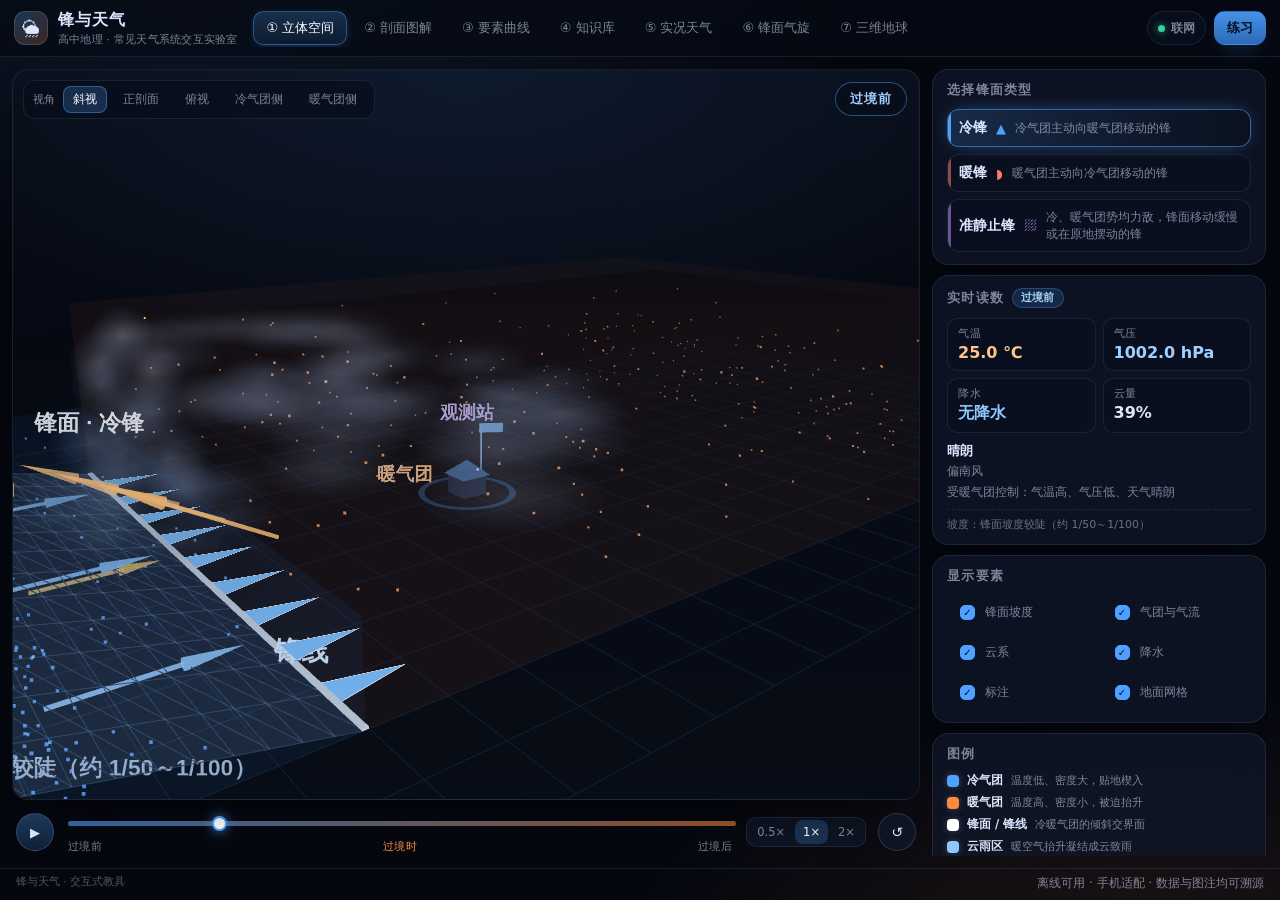
<file: index.html>
<!DOCTYPE html>
<html lang="zh-CN">
<head>
<meta charset="utf-8" />
<meta name="viewport" content="width=device-width, initial-scale=1, viewport-fit=cover" />
<title>锋与天气 · 高中地理交互教具</title>
<meta name="description" content="高中地理「常见天气系统——锋与天气」交互式教具：冷锋、暖锋、准静止锋三维演示、剖面图解、天气图、要素曲线、知识库与联网实况判读。" />
<meta name="theme-color" content="#05070f" />
<link rel="stylesheet" href="styles.css" />
<link rel="icon" href="data:image/svg+xml,%3Csvg xmlns='http://www.w3.org/2000/svg' viewBox='0 0 100 100'%3E%3Ctext y='.92em' font-size='86'%3E%E2%9B%85%3C/text%3E%3C/svg%3E" />
</head>
<body>
<div id="app">

  <!-- ============ 顶栏 ============ -->
  <header id="topbar">
    <div class="brand">
      <span class="logo" aria-hidden="true">🌦</span>
      <div class="brand-text">
        <h1>锋与天气</h1>
        <p>高中地理 · 常见天气系统交互实验室</p>
      </div>
    </div>
    <nav id="tabs" aria-label="视图切换">
      <button class="tab on" data-model="M1">① 立体空间</button>
      <button class="tab" data-model="M2">② 剖面图解</button>
      <button class="tab" data-model="M4">③ 要素曲线</button>
      <button class="tab" data-model="M5">④ 知识库</button>
      <button class="tab" data-model="M6">⑤ 实况天气</button>
      <button class="tab" data-model="M7">⑥ 锋面气旋</button>
      <button class="tab" data-model="M8">⑦ 三维地球</button>
    </nav>
    <div class="top-actions">
      <span id="netBadge" class="net-badge" title="联网状态"><i></i><b>联网</b></span>
      <button id="btnQuiz" class="primary" title="课堂练习">练习</button>
    </div>
  </header>

  <!-- ============ 主区 ============ -->
  <main id="main">

    <!-- 画布区 -->
    <section id="stage">
      <div id="viewArea">
        <canvas id="gl"></canvas>
        <canvas id="gl8"></canvas>
        <canvas id="c2d"></canvas>

        <div id="overlayTop">
          <div id="viewPresets" class="chips" aria-label="观察视角">
            <span class="chips-label">视角</span>
            <button data-view="iso" class="on">斜视</button>
            <button data-view="profile">正剖面</button>
            <button data-view="top">俯视</button>
            <button data-view="cold">冷气团侧</button>
            <button data-view="warm">暖气团侧</button>
          </div>
          <div id="cycBar" class="chips" hidden aria-label="气旋发展阶段">
            <button data-stage="0" class="on">① 初生</button>
            <button data-stage="1">② 发展</button>
            <button data-stage="2">③ 成熟</button>
            <button data-stage="3">④ 消亡</button>
          </div>
          <div id="globeBar" class="chips" hidden aria-label="三维地球视角">
            <span class="chips-label">视角</span>
            <button data-gview="eastAsia" class="on">东亚</button>
            <button data-gview="north">北半球</button>
            <button data-gview="pacific">太平洋</button>
            <button data-gview="south">南半球</button>
            <button data-gview="global">全球</button>
            <span class="chips-label">显示</span>
            <button data-gtoggle="spin" class="on" title="自动旋转">自转</button>
            <button data-gtoggle="belts" class="on">气压带</button>
            <button data-gtoggle="isobars" class="on" title="实时海平面气压等压线（Open-Meteo）">等压线</button>
            <button data-gtoggle="labels" class="on">标注</button>
            <button data-gtoggle="live" class="on" title="全球 8 城实时天气（Open-Meteo）">实时</button>
          </div>
        </div>

        <div id="phaseBadge" class="phase-badge">过境前</div>
        <div id="toast" role="status" aria-live="polite"></div>
        <div id="loading"><span class="spinner"></span>正在构建三维场景…</div>
        <div id="fallback" hidden>
          <h3>三维渲染不可用</h3>
          <p>当前浏览器未启用 WebGL，已自动切换到「剖面图解」视图，动画与讲解不受影响。</p>
        </div>

        <div id="globeInfo" hidden>
          <h4>全球气压场 · 实时天气</h4>
          <p class="dim" id="globeKey">蓝色细线＝实时等压线（hPa，越密梯度越大）· 城市标签＝气温 ℃ · 箭头＝风的去向，颜色示风速</p>
          <p class="dim hide-sm">拖动旋转 · 滚轮 / 双指缩放 · 底图由 geo-three 本地生成（Natural Earth 1:110m）</p>
          <p class="dim" id="globeLive">实时天气：待获取</p>
          <p class="dim" id="globePressure">气压场：离线（联网后显示实时等压线）</p>
        </div>
      </div>

      <!-- 时间轴 -->
      <div id="ctrlbar">
        <button id="btnPlay" class="round" title="播放 / 暂停（空格）" aria-label="播放或暂停">▶</button>
        <div class="timeline">
          <input type="range" id="tSlider" min="0" max="1000" value="220" aria-label="时间轴" />
          <div class="marks"><span>过境前</span><span>过境时</span><span>过境后</span><span>消亡</span></div>
        </div>
        <div class="speeds" role="group" aria-label="播放速度">
          <button data-speed="0.5">0.5×</button>
          <button data-speed="1" class="on">1×</button>
          <button data-speed="2">2×</button>
        </div>
        <button id="btnReset" class="round" title="回到开始（R）" aria-label="重置">↺</button>
      </div>
    </section>

    <!-- 右侧控制面板 -->
    <aside id="panel">
      <div class="card" id="typeCard">
        <h3>选择锋面类型</h3>
        <div class="types" id="typeBtns"></div>
      </div>

      <div class="card" id="readoutCard">
        <h3>实时读数 <span id="phasePill" class="pill">过境前</span></h3>
        <div class="metrics">
          <div class="metric"><span class="k">气温</span><b id="mTemp">—</b></div>
          <div class="metric"><span class="k">气压</span><b id="mPress">—</b></div>
          <div class="metric"><span class="k">降水</span><b id="mRain">—</b></div>
          <div class="metric"><span class="k">云量</span><b id="mCloud">—</b></div>
        </div>
        <p class="weather" id="mWeather">—</p>
        <p class="wind" id="mWind">—</p>
        <p class="desc" id="mDesc">—</p>
        <p class="slope-line" id="mSlope">—</p>
      </div>

      <div class="card" id="viewCard">
        <h3>显示要素</h3>
        <div class="toggles" id="toggles">
          <label><input type="checkbox" data-show="slope" checked /><span>锋面坡度</span></label>
          <label><input type="checkbox" data-show="air" checked /><span>气团与气流</span></label>
          <label><input type="checkbox" data-show="clouds" checked /><span>云系</span></label>
          <label><input type="checkbox" data-show="rain" checked /><span>降水</span></label>
          <label><input type="checkbox" data-show="labels" checked /><span>标注</span></label>
          <label><input type="checkbox" data-show="grid" checked /><span>地面网格</span></label>
        </div>
      </div>

      <div class="card" id="legendCard">
        <h3>图例</h3>
        <ul class="legend" id="legendList"></ul>
        <p class="tip">拖动画面可旋转，双指 / 滚轮缩放；手机横置效果更佳。</p>
      </div>
    </aside>

    <!-- 知识库 -->
    <section id="knowledge" hidden>
      <aside class="kn-nav">
        <div class="kn-search"><input id="knSearch" type="search" placeholder="搜索知识点…" /></div>
        <div id="knList"></div>
      </aside>
      <div class="kn-body" id="knBody"></div>
    </section>

    <!-- 实况天气 -->
    <section id="live" hidden>
      <div class="live-head">
        <h2>实况天气 · 锋面判读</h2>
        <p class="live-sub">联网获取你所在城市或任意城市的当前天气，按冷锋 / 暖锋 / 准静止锋的判据自动判读，并可一键回到课堂演示。</p>
        <div class="live-search">
          <input id="cityInput" type="search" placeholder="输入城市名，如 贵阳、北京、昆明…" autocomplete="off" />
          <button id="btnSearch" class="primary">搜索</button>
          <button id="btnLocate" class="ghost">定位</button>
          <button id="btnRefresh" class="ghost" title="重新获取">刷新</button>
        </div>
        <div class="chips" id="cityPresets"></div>
        <div id="searchResults" class="search-results" hidden></div>
      </div>

      <div class="live-grid">
        <div class="card">
          <h3 id="liveTitle">当前实况 <span id="liveSource" class="pill">—</span></h3>
          <div id="liveNow" class="live-metrics"></div>
          <p id="liveTime" class="live-time"></p>
        </div>
        <div class="card">
          <h3>今日气温 / 气压 / 降水变化</h3>
          <canvas id="liveChart"></canvas>
          <p class="live-chart-note" id="liveChartNote"></p>
        </div>
        <div class="card">
          <h3>锋面判读</h3>
          <div id="liveJudge" class="live-judge"></div>
        </div>
      </div>

      <div class="card live-note">
        <h3>数据来源与判读说明</h3>
        <p>实况数据来自公开气象服务：<b>Open-Meteo</b>（主）与 <b>MET Norway</b>（备），二者并行取数、先成功者胜；城市坐标与海拔来自 <b>Open-Meteo 地理编码</b> 与本地城市索引。数据为数值模式（非气象站实测），页面会显示来源、数据时间并每 5 分钟自动刷新；取不到数据时明确提示，绝不伪造，也可手动输入观测值。</p>
        <p>教材判据使用「24 小时气温 / 气压变化」，但公开免费数据源通常取不到昨日同刻的实测值，本页因此用<b>今日已过时段的变化</b>近似，并在结论中标注实际时段长度，不冒充 24 小时。</p>
        <p class="dim">判据参考：冷锋 ΔT≤−4℃ 且 ΔP≥+3hPa（偏南风转偏北风、阵性降水）；暖锋 ΔT≥+3℃ 且 ΔP≤−3hPa（连续性降水）；准静止锋 |ΔT|&lt;2.5℃、|ΔP|&lt;2hPa 且降水持续时间长。</p>
      </div>
    </section>
  </main>

  <!-- ============ 练习弹层 ============ -->
  <div class="modal" id="modalQuiz" hidden>
    <div class="sheet">
      <header>
        <h3>课堂练习</h3>
        <span id="quizProgress" class="dim"></span>
        <button id="quizClose" class="round" aria-label="关闭">✕</button>
      </header>
      <div id="quizBody" class="quiz-body"></div>
      <footer>
        <button id="quizRestart" class="ghost">重新抽题</button>
        <span id="quizScore" class="dim"></span>
        <button id="quizNext" class="primary">下一题 →</button>
      </footer>
    </div>
  </div>

  <footer id="foot">
    <span>锋与天气 · 交互式教具</span>
    <span class="dim">离线可用 · 手机适配 · 数据与图注均可溯源</span>
  </footer>
</div>

<script src="vendor/three.min.js"></script>
<script src="vendor/geo-three.js"></script>
<script src="src/front-data.js"></script>
<script src="src/helpers.js"></script>
<script src="src/geo-china.js"></script>
<script src="src/geo-world.js"></script>
<script src="src/geo-cities.js"></script>
<script src="src/geo.js"></script>
<script src="src/knowledge.js"></script>
<script src="src/field.js"></script>
<script src="src/m2-section.js"></script>
<script src="src/m4-chart.js"></script>
<script src="src/m7-cyclone.js"></script>
<script src="src/live-globe.js"></script>
<script src="src/m8-globe.js"></script>
<script src="src/quiz.js"></script>
<script src="src/scene3d.js"></script>
<script src="src/live.js"></script>
<script src="src/app.js"></script>
</body>
</html>
</file>
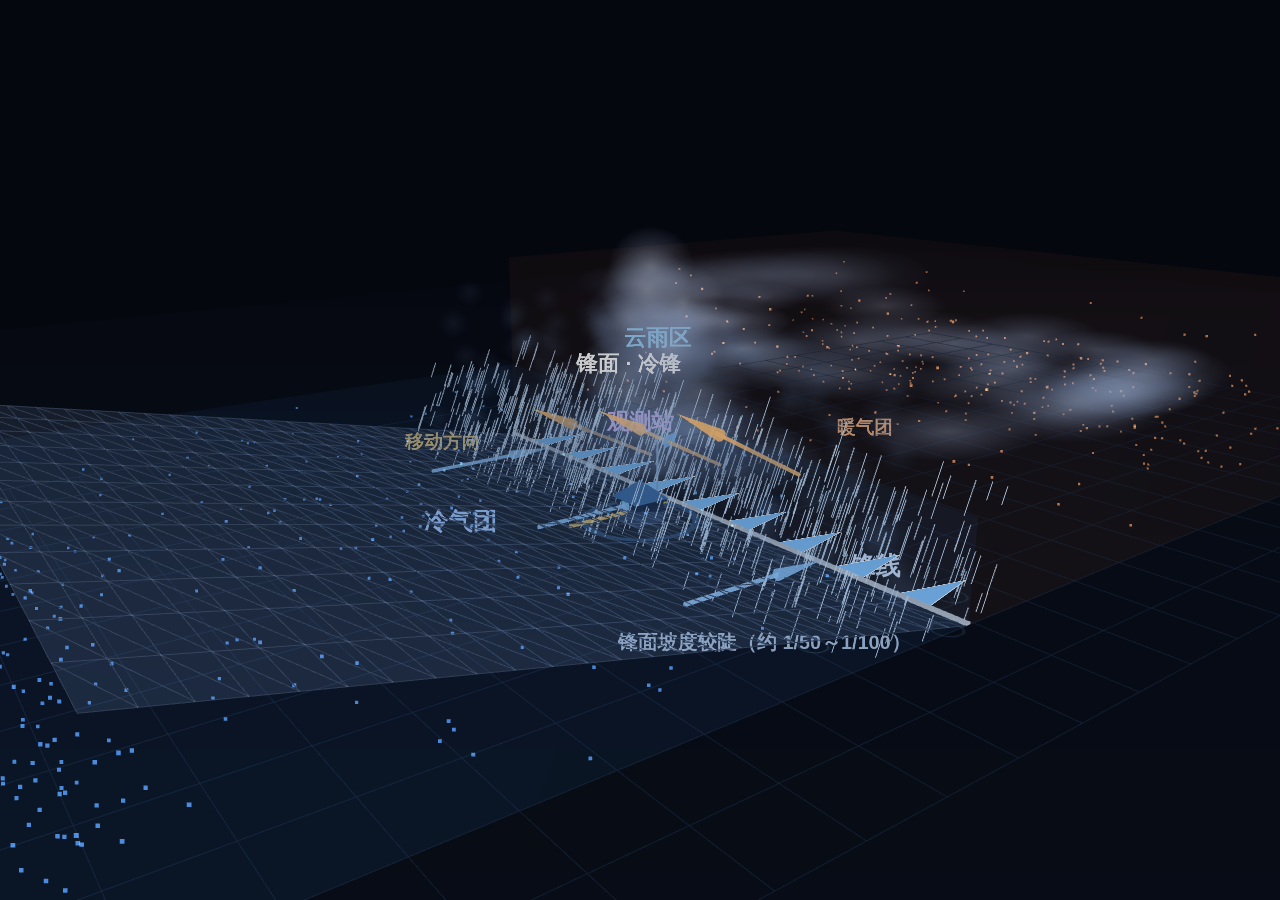
<file: tools/test3d.html>
<!doctype html>
<html lang="zh-CN">
<head>
<meta charset="utf-8" />
<title>M1 3D 本地验收</title>
<style>
  html, body { margin: 0; height: 100%; background: #05070f; overflow: hidden; }
  #gl { display: block; width: 100vw; height: 100vh; }
</style>
</head>
<body>
<canvas id="gl"></canvas>
<script src="../vendor/three.min.js"></script>
<script src="../src/front-data.js"></script>
<script src="../src/helpers.js"></script>
<script src="../src/scene3d.js"></script>
<script>
(function () {
  var q = {};
  (location.search || '').replace(/^\?/, '').split('&').forEach(function (kv) {
    if (!kv) return;
    var i = kv.indexOf('=');
    q[kv.slice(0, i)] = decodeURIComponent(kv.slice(i + 1));
  });
  var cv = document.getElementById('gl');
  var m1 = window.MODELS.M1({ canvas: cv });
  function resize() {
    cv.width = window.innerWidth;
    cv.height = window.innerHeight;
    m1.resize(cv.width, cv.height);
  }
  resize();
  window.addEventListener('resize', resize);

  var state = {
    type: q.type || 'cold',
    t: parseFloat(q.t || '0.55'),
    playing: false, speed: 1, model: 'M1',
    show: { slope: true, air: true, clouds: true, rain: true, labels: true, grid: true }
  };
  m1.setView(q.view || 'iso');

  var last = performance.now();
  function loop(now) {
    var dt = Math.min(0.05, (now - last) / 1000) || 0.016;
    last = now;
    try { m1.frame(state, dt); } catch (e) { window.__frameErr = String(e && e.stack || e); }
    requestAnimationFrame(loop);
  }
  requestAnimationFrame(loop);
  window.__M1 = m1;
  window.__state = state;
})();
</script>
</body>
</html>
</file>
<file: styles.css>
/* ============================================================
 * styles.css — 锋与天气 · 深色玻璃拟态（与 earth-3d 教具同系列）
 * 手机优先：<900px 单列，画布占 52~58vh，面板向下排列
 * ============================================================ */
:root {
  --bg: #05070f;
  --panel: rgba(16, 24, 42, 0.72);
  --panel2: rgba(20, 32, 56, 0.92);
  --line: rgba(150, 180, 230, 0.22);
  --line-soft: rgba(150, 180, 230, 0.12);
  --text: #dbe6ff;
  --dim: rgba(219, 230, 255, 0.55);
  --accent: #4ea1ff;
  --cold: #4ea1ff;
  --warm: #ff8a3d;
  --warmline: #ff7a6b;
  --station: #b98cff;
  --rain: #8fc8ff;
  --ok: #37d39b;
  --warn: #ffb454;
  --radius: 16px;
  --font: "PingFang SC", "Microsoft YaHei", "Noto Sans SC", system-ui, -apple-system, sans-serif;
}

* { box-sizing: border-box; }
[hidden] { display: none !important; }

html, body { height: 100%; }
body {
  margin: 0;
  background: var(--bg);
  color: var(--text);
  font-family: var(--font);
  -webkit-font-smoothing: antialiased;
  overflow: hidden;
  background-image:
    radial-gradient(1200px 600px at 15% -10%, rgba(78, 161, 255, 0.12), transparent 60%),
    radial-gradient(900px 500px at 90% 110%, rgba(255, 138, 61, 0.10), transparent 60%);
}

button { font-family: inherit; cursor: pointer; }
input { font-family: inherit; }

#app {
  height: 100vh;
  height: 100dvh;
  display: flex;
  flex-direction: column;
  min-height: 0;
}

/* ---------------- 顶栏 ---------------- */
#topbar {
  flex: 0 0 auto;
  display: flex;
  align-items: center;
  gap: 14px;
  padding: 9px 14px;
  border-bottom: 1px solid var(--line-soft);
  background: rgba(6, 10, 20, 0.72);
  backdrop-filter: blur(14px);
  -webkit-backdrop-filter: blur(14px);
  z-index: 20;
}
.brand { display: flex; align-items: center; gap: 10px; min-width: 0; }
.brand .logo {
  width: 34px; height: 34px; flex: 0 0 auto;
  display: grid; place-items: center;
  border-radius: 11px;
  background: linear-gradient(145deg, rgba(78, 161, 255, .28), rgba(255, 138, 61, .22));
  border: 1px solid rgba(255, 255, 255, .12);
  font-size: 18px;
}
.brand-text h1 { margin: 0; font-size: 16px; letter-spacing: .06em; }
.brand-text p { margin: 1px 0 0; font-size: 11px; color: var(--dim); letter-spacing: .02em; }

#tabs {
  display: flex; gap: 4px;
  flex: 1 1 auto;
  overflow-x: auto;
  scrollbar-width: none;
  padding: 2px;
}
#tabs::-webkit-scrollbar { display: none; }
.tab {
  flex: 0 0 auto;
  border: 1px solid transparent;
  background: transparent;
  color: var(--dim);
  padding: 7px 12px;
  border-radius: 10px;
  font-size: 13px;
  white-space: nowrap;
  transition: .18s;
}
.tab:hover { color: var(--text); background: rgba(255, 255, 255, .05); }
.tab.on {
  color: #fff;
  background: linear-gradient(180deg, rgba(78, 161, 255, .24), rgba(78, 161, 255, .10));
  border-color: rgba(78, 161, 255, .38);
  box-shadow: 0 2px 14px -6px rgba(78, 161, 255, .7);
}
.top-actions { display: flex; gap: 8px; flex: 0 0 auto; }
.top-actions .ghost, .top-actions .primary { font-size: 13px; padding: 7px 12px; }

/* ---------------- 主区 ---------------- */
#main {
  flex: 1 1 auto;
  min-height: 0;
  display: grid;
  grid-template-columns: minmax(0, 1fr) 336px;
  gap: 12px;
  padding: 12px;
  overflow: hidden;
}
#stage { display: flex; flex-direction: column; min-height: 0; min-width: 0; }
#viewArea {
  position: relative;
  flex: 1 1 auto;
  min-height: 0;
  border-radius: var(--radius);
  overflow: hidden;
  border: 1px solid var(--line-soft);
  background:
    radial-gradient(900px 420px at 50% 0%, rgba(78, 161, 255, .10), transparent 70%),
    linear-gradient(180deg, #070b16 0%, #04060d 100%);
  box-shadow: 0 20px 50px -30px rgba(0, 0, 0, .9), inset 0 0 0 1px rgba(255, 255, 255, .02);
}
#viewArea canvas { position: absolute; inset: 0; display: block; }
#gl { z-index: 1; }
#c2d { z-index: 1; }

/* 顶部浮层：视角 / 天气图模式 */
#overlayTop {
  position: absolute; z-index: 6;
  top: 10px; left: 10px; right: 10px;
  display: flex; flex-direction: column; gap: 8px;
  pointer-events: none;
}
#overlayTop .chips { pointer-events: auto; }
.chips {
  display: flex; align-items: center; gap: 6px;
  flex-wrap: wrap;
  padding: 5px 7px;
  width: fit-content;
  border-radius: 12px;
  background: rgba(8, 13, 26, .72);
  border: 1px solid var(--line-soft);
  backdrop-filter: blur(10px);
  -webkit-backdrop-filter: blur(10px);
}
.chips-label { font-size: 11px; color: var(--dim); padding: 0 2px; }
.chips > button {
  border: 1px solid transparent;
  background: transparent;
  color: var(--dim);
  padding: 4px 9px;
  border-radius: 8px;
  font-size: 12px;
  white-space: nowrap;
}
.chips > button:hover { color: var(--text); background: rgba(255, 255, 255, .06); }
.chips > button.on {
  color: #fff;
  background: rgba(78, 161, 255, .22);
  border-color: rgba(78, 161, 255, .45);
}

/* 阶段徽标 */
.phase-badge {
  position: absolute; z-index: 6;
  right: 12px; top: 12px;
  padding: 7px 14px;
  border-radius: 999px;
  font-size: 13px; font-weight: 700; letter-spacing: .08em;
  background: rgba(8, 13, 26, .8);
  border: 1px solid var(--line);
  color: var(--text);
  backdrop-filter: blur(10px);
}
.phase-badge.ph0 { color: #9fd0ff; border-color: rgba(78, 161, 255, .45); }
.phase-badge.ph1 { color: #ffc48a; border-color: rgba(255, 138, 61, .55); box-shadow: 0 0 22px -6px rgba(255, 138, 61, .8); }
.phase-badge.ph2 { color: #a8f0d0; border-color: rgba(55, 211, 155, .5); }

/* 加载 / 兜底 / toast */
#loading {
  position: absolute; inset: 0; z-index: 8;
  display: grid; place-items: center; gap: 10px;
  grid-auto-flow: column;
  color: var(--dim); font-size: 13px;
  background: rgba(5, 7, 15, .7);
  backdrop-filter: blur(4px);
}
.spinner {
  width: 15px; height: 15px; border-radius: 50%;
  border: 2px solid rgba(78, 161, 255, .3);
  border-top-color: var(--accent);
  animation: spin 1s linear infinite;
}
@keyframes spin { to { transform: rotate(360deg); } }
#fallback {
  position: absolute; z-index: 7; left: 50%; top: 50%;
  transform: translate(-50%, -50%);
  width: min(420px, 82%);
  padding: 20px 22px;
  border-radius: var(--radius);
  background: var(--panel2);
  border: 1px solid var(--line);
  text-align: center;
}
#fallback h3 { margin: 0 0 8px; font-size: 15px; }
#fallback p { margin: 0; font-size: 13px; color: var(--dim); line-height: 1.7; }

#toast {
  position: absolute; z-index: 9;
  left: 50%; bottom: 18px;
  transform: translate(-50%, 16px);
  padding: 9px 16px;
  border-radius: 999px;
  background: rgba(8, 13, 26, .92);
  border: 1px solid var(--line);
  font-size: 12.5px; color: var(--text);
  opacity: 0; pointer-events: none;
  transition: .22s;
  max-width: 88%;
  text-align: center;
}
#toast.show { opacity: 1; transform: translate(-50%, 0); }

/* ---------------- 时间轴 ---------------- */
#ctrlbar {
  flex: 0 0 auto;
  display: flex; align-items: center; gap: 12px;
  padding: 10px 4px 2px;
}
.round {
  width: 38px; height: 38px; flex: 0 0 auto;
  border-radius: 50%;
  border: 1px solid var(--line);
  background: rgba(16, 24, 42, .8);
  color: var(--text);
  font-size: 14px;
  display: grid; place-items: center;
  transition: .18s;
}
.round:hover { border-color: rgba(78, 161, 255, .55); color: #fff; }
.round.playing { background: rgba(78, 161, 255, .22); border-color: rgba(78, 161, 255, .6); }
#btnPlay { background: linear-gradient(180deg, rgba(78, 161, 255, .35), rgba(78, 161, 255, .16)); font-size: 13px; }

.timeline { flex: 1 1 auto; min-width: 0; }
.timeline input[type=range] { width: 100%; }
.marks {
  display: flex; justify-content: space-between;
  font-size: 10.5px; color: var(--dim);
  padding: 2px 2px 0;
  letter-spacing: .04em;
}
.marks span:nth-child(2) { color: var(--warm); }

input[type=range] {
  -webkit-appearance: none; appearance: none;
  height: 22px; background: transparent; cursor: pointer;
}
input[type=range]::-webkit-slider-runnable-track {
  height: 5px; border-radius: 99px;
  background: linear-gradient(90deg, rgba(78, 161, 255, .65), rgba(255, 138, 61, .6));
}
input[type=range]::-webkit-slider-thumb {
  -webkit-appearance: none;
  width: 15px; height: 15px; margin-top: -5px;
  border-radius: 50%;
  background: #fff;
  border: 2px solid var(--accent);
  box-shadow: 0 0 12px rgba(78, 161, 255, .8);
}
input[type=range]::-moz-range-track { height: 5px; border-radius: 99px; background: linear-gradient(90deg, #4ea1ff, #ff8a3d); }
input[type=range]::-moz-range-thumb { width: 13px; height: 13px; border-radius: 50%; background: #fff; border: 2px solid var(--accent); }

.speeds { display: flex; gap: 2px; padding: 2px; border-radius: 10px; background: rgba(16, 24, 42, .7); border: 1px solid var(--line-soft); }
.speeds button {
  border: 0; background: transparent; color: var(--dim);
  padding: 5px 8px; border-radius: 8px; font-size: 11.5px;
}
.speeds button.on { color: #fff; background: rgba(78, 161, 255, .22); }

/* ---------------- 右侧面板 ---------------- */
#panel {
  overflow-y: auto;
  display: flex; flex-direction: column; gap: 10px;
  min-height: 0;
  padding-right: 2px;
  scrollbar-width: thin;
}
#panel::-webkit-scrollbar { width: 6px; }
#panel::-webkit-scrollbar-thumb { background: rgba(150, 180, 230, .22); border-radius: 99px; }

.card {
  border-radius: var(--radius);
  background: var(--panel);
  border: 1px solid var(--line-soft);
  padding: 12px 14px;
  backdrop-filter: blur(12px);
  -webkit-backdrop-filter: blur(12px);
  box-shadow: 0 16px 36px -28px #000;
}
.card h3 {
  margin: 0 0 10px;
  font-size: 12.5px; font-weight: 600;
  color: var(--dim);
  letter-spacing: .1em;
  display: flex; align-items: center; gap: 8px;
}
.pill {
  font-size: 10.5px; font-weight: 600;
  padding: 2px 8px; border-radius: 999px;
  background: rgba(78, 161, 255, .16);
  border: 1px solid rgba(78, 161, 255, .3);
  color: #a9d4ff;
  letter-spacing: .02em;
}

.types { display: flex; flex-direction: column; gap: 7px; }
.type-btn {
  display: flex; align-items: center; gap: 9px;
  text-align: left;
  padding: 9px 11px;
  border-radius: 12px;
  border: 1px solid var(--line-soft);
  background: rgba(10, 16, 30, .55);
  color: var(--text);
  transition: .18s;
  position: relative;
  overflow: hidden;
}
.type-btn::before {
  content: ""; position: absolute; left: 0; top: 0; bottom: 0; width: 3px;
  background: var(--c); opacity: .55;
}
.type-btn:hover { border-color: var(--line); background: rgba(20, 32, 56, .7); }
.type-btn.on {
  border-color: color-mix(in srgb, var(--c) 55%, transparent);
  background: linear-gradient(90deg, color-mix(in srgb, var(--c) 18%, transparent), rgba(10, 16, 30, .5));
  box-shadow: 0 0 22px -10px var(--c);
}
.type-btn.on::before { opacity: 1; }
.tname { font-size: 14px; font-weight: 600; flex: 0 0 auto; }
.tglyph { font-size: 13px; color: var(--c); flex: 0 0 auto; }
.toneline { font-size: 11.5px; color: var(--dim); line-height: 1.45; }

.metrics {
  display: grid;
  grid-template-columns: 1fr 1fr;
  gap: 7px;
}
.metric {
  display: flex; flex-direction: column; gap: 2px;
  padding: 8px 10px;
  border-radius: 10px;
  background: rgba(10, 16, 30, .55);
  border: 1px solid var(--line-soft);
}
.metric .k { font-size: 10.5px; color: var(--dim); letter-spacing: .06em; }
.metric b { font-size: 16px; font-weight: 650; font-variant-numeric: tabular-nums; }
#mTemp { color: #ffc48a; }
#mPress { color: #9fd0ff; }
#mRain { color: var(--rain); }
#mCloud { color: #dfe7f7; }

.weather { margin: 9px 0 2px; font-size: 13px; font-weight: 600; }
.wind, .desc { margin: 2px 0 0; font-size: 11.5px; color: var(--dim); line-height: 1.6; }
.slope-line { margin: 8px 0 0; font-size: 11px; color: rgba(219, 230, 255, .45); border-top: 1px dashed var(--line-soft); padding-top: 7px; }

.toggles { display: grid; grid-template-columns: 1fr 1fr; gap: 5px; }
.toggles label {
  display: flex; align-items: center; gap: 7px;
  padding: 6px 8px; border-radius: 9px;
  font-size: 12px; color: var(--dim);
  border: 1px solid transparent;
  cursor: pointer;
  transition: .15s;
}
.toggles label:hover { background: rgba(255, 255, 255, .04); color: var(--text); }
.toggles input {
  appearance: none; -webkit-appearance: none;
  width: 15px; height: 15px; border-radius: 5px;
  border: 1px solid var(--line);
  background: rgba(10, 16, 30, .8);
  position: relative; flex: 0 0 auto;
}
.toggles input:checked { background: var(--accent); border-color: var(--accent); }
.toggles input:checked::after {
  content: "✓"; position: absolute; inset: 0;
  font-size: 10px; line-height: 13px; text-align: center; color: #04101f; font-weight: 800;
}

.legend { list-style: none; margin: 0; padding: 0; display: flex; flex-direction: column; gap: 7px; }
.legend li { display: flex; align-items: center; gap: 8px; font-size: 11.5px; color: var(--dim); }
.legend i { width: 12px; height: 12px; border-radius: 4px; flex: 0 0 auto; box-shadow: 0 0 8px -2px currentColor; }
.legend b { color: var(--text); font-weight: 600; font-size: 11.5px; }
.legend span { font-size: 10.5px; }
.tip { margin: 10px 0 0; font-size: 10.5px; color: rgba(219, 230, 255, .4); line-height: 1.6; }

/* ---------------- 知识库 ---------------- */
#knowledge {
  grid-column: 1 / -1;
  display: grid;
  grid-template-columns: 236px minmax(0, 1fr);
  gap: 14px;
  min-height: 0;
  overflow: hidden;
}
.kn-nav {
  display: flex; flex-direction: column; gap: 8px;
  min-height: 0;
  padding-right: 4px;
}
.kn-search input {
  width: 100%;
  padding: 9px 12px;
  border-radius: 11px;
  border: 1px solid var(--line-soft);
  background: rgba(10, 16, 30, .7);
  color: var(--text);
  font-size: 13px;
  outline: none;
}
.kn-search input:focus { border-color: rgba(78, 161, 255, .55); }
#knList { overflow-y: auto; display: flex; flex-direction: column; gap: 3px; padding-right: 2px; }
.kn-item {
  display: flex; align-items: center; gap: 8px;
  text-align: left;
  padding: 8px 10px;
  border-radius: 10px;
  border: 1px solid transparent;
  background: transparent;
  color: var(--dim);
  font-size: 12.5px;
  line-height: 1.35;
}
.kn-item:hover { background: rgba(255, 255, 255, .045); color: var(--text); }
.kn-item.on { background: rgba(78, 161, 255, .14); border-color: rgba(78, 161, 255, .3); color: #fff; }
.kn-ico { font-size: 14px; flex: 0 0 auto; }

.kn-body {
  overflow-y: auto;
  padding: 4px 6px 40px 2px;
  scrollbar-width: thin;
}
.kn-body::-webkit-scrollbar { width: 6px; }
.kn-body::-webkit-scrollbar-thumb { background: rgba(150, 180, 230, .2); border-radius: 99px; }
.kn-sec {
  background: var(--panel);
  border: 1px solid var(--line-soft);
  border-radius: var(--radius);
  padding: 16px 20px 18px;
  margin-bottom: 12px;
  backdrop-filter: blur(10px);
  scroll-margin-top: 12px;
}
.kn-sec h2 { margin: 0 0 12px; font-size: 17px; letter-spacing: .04em; }
.kn-sec h4 { margin: 16px 0 7px; font-size: 14px; color: #bcd6ff; }
.kn-sec p { margin: 7px 0; font-size: 13.5px; line-height: 1.85; color: rgba(219, 230, 255, .88); }
.kn-sec ul, .kn-sec ol { margin: 7px 0; padding-left: 22px; }
.kn-sec li { font-size: 13.5px; line-height: 1.8; margin: 3px 0; color: rgba(219, 230, 255, .88); }
.kn-sec b { color: #fff; }
.kn-sec i { color: var(--accent); font-style: normal; }
.kc-table { width: 100%; border-collapse: collapse; margin: 10px 0; font-size: 12.5px; }
.kc-table th, .kc-table td {
  border: 1px solid var(--line-soft);
  padding: 7px 9px;
  text-align: left;
  line-height: 1.6;
  vertical-align: top;
}
.kc-table th { background: rgba(78, 161, 255, .12); color: #cfe4ff; font-weight: 600; }
.kc-table tr:nth-child(even) td { background: rgba(255, 255, 255, .018); }
.kn-sec .kc-note, .kn-sec .kc-warn, .kn-sec .kc-key {
  margin: 10px 0;
  padding: 10px 14px;
  border-radius: 10px;
  font-size: 13px;
  line-height: 1.75;
}
.kc-note { background: rgba(78, 161, 255, .1); border-left: 3px solid var(--accent); }
.kc-warn { background: rgba(255, 180, 84, .1); border-left: 3px solid var(--warn); }
.kc-key { background: rgba(55, 211, 155, .1); border-left: 3px solid var(--ok); }
.kc-chip {
  display: inline-block;
  padding: 1px 8px; margin: 0 2px;
  border-radius: 999px;
  font-size: 11.5px;
  background: rgba(157, 195, 255, .14);
  border: 1px solid rgba(157, 195, 255, .25);
  color: #cfe4ff;
}
.kn-sec .kc-table td:first-child { white-space: nowrap; }

/* ---------------- 实况天气 ---------------- */
#live {
  grid-column: 1 / -1;
  overflow-y: auto;
  padding: 2px 4px 40px 2px;
  display: flex; flex-direction: column; gap: 12px;
  scrollbar-width: thin;
}
#live::-webkit-scrollbar { width: 6px; }
#live::-webkit-scrollbar-thumb { background: rgba(150, 180, 230, .2); border-radius: 99px; }
.live-head h2 { margin: 0 0 4px; font-size: 19px; letter-spacing: .03em; }
.live-sub { margin: 0 0 12px; font-size: 12.5px; color: var(--dim); line-height: 1.7; }
.live-search { display: flex; gap: 8px; flex-wrap: wrap; }
.live-search input {
  flex: 1 1 200px;
  padding: 10px 13px;
  border-radius: 11px;
  border: 1px solid var(--line-soft);
  background: rgba(10, 16, 30, .75);
  color: var(--text);
  font-size: 13.5px;
  outline: none;
}
.live-search input:focus { border-color: rgba(78, 161, 255, .55); }
button.primary, button.ghost {
  border-radius: 11px;
  padding: 9px 15px;
  font-size: 13px;
  border: 1px solid transparent;
  transition: .18s;
}
button.primary {
  background: linear-gradient(180deg, rgba(78, 161, 255, .9), rgba(48, 118, 205, .9));
  color: #04101f; font-weight: 700;
  box-shadow: 0 10px 24px -14px rgba(78, 161, 255, .9);
}
button.primary:hover { filter: brightness(1.08); }
button.primary:disabled { opacity: .45; cursor: default; }
button.ghost {
  background: rgba(20, 32, 56, .7);
  border-color: var(--line-soft);
  color: var(--text);
}
button.ghost:hover { border-color: rgba(78, 161, 255, .45); }
#cityPresets { margin-top: 10px; width: 100%; }
.chip {
  border: 1px solid var(--line-soft);
  background: rgba(20, 32, 56, .7);
  color: var(--dim);
  padding: 6px 12px;
  border-radius: 999px;
  font-size: 12px;
}
.chip:hover { color: var(--text); border-color: rgba(78, 161, 255, .5); }
.chip.on { color: #fff; background: rgba(78, 161, 255, .22); border-color: rgba(78, 161, 255, .5); }

.search-results { margin-top: 10px; display: flex; flex-direction: column; gap: 5px; max-height: 220px; overflow-y: auto; }
.sr-item {
  display: flex; align-items: baseline; gap: 10px;
  text-align: left;
  padding: 9px 12px;
  border-radius: 10px;
  border: 1px solid var(--line-soft);
  background: rgba(10, 16, 30, .7);
  color: var(--text);
  font-size: 13px;
}
.sr-item:hover { border-color: rgba(78, 161, 255, .45); }
.sr-item small { color: var(--dim); font-size: 11px; }

.live-grid {
  display: grid;
  grid-template-columns: 1.05fr 1.35fr 1.1fr;
  gap: 12px;
  align-items: start;
}
.live-metrics { display: grid; grid-template-columns: 1fr 1fr; gap: 7px; }
.lm {
  display: flex; flex-direction: column; gap: 1px;
  padding: 8px 10px;
  border-radius: 10px;
  background: rgba(10, 16, 30, .55);
  border: 1px solid var(--line-soft);
}
.lm span { font-size: 10.5px; color: var(--dim); }
.lm b { font-size: 14px; font-weight: 600; font-variant-numeric: tabular-nums; }
.live-time { margin: 10px 0 0; font-size: 10.5px; color: rgba(219, 230, 255, .45); line-height: 1.7; }
#liveChart { width: 100%; display: block; border-radius: 10px; }
.live-chart-note { margin: 7px 0 0; font-size: 10.5px; color: rgba(219, 230, 255, .45); }

.live-judge .verdict {
  display: flex; align-items: baseline; gap: 10px; flex-wrap: wrap;
  padding: 10px 12px;
  border-radius: 11px;
  margin-bottom: 10px;
  border-left: 3px solid var(--line);
  background: rgba(10, 16, 30, .55);
}
.live-judge .verdict b { font-size: 16px; }
.live-judge .verdict span { font-size: 12.5px; color: var(--dim); }
.live-judge .verdict em { font-style: normal; font-size: 10.5px; color: rgba(219, 230, 255, .4); margin-left: auto; }
.verdict.v-cold { border-left-color: var(--cold); background: rgba(78, 161, 255, .1); }
.verdict.v-cold b { color: #9fd0ff; }
.verdict.v-warm { border-left-color: var(--warm); background: rgba(255, 138, 61, .1); }
.verdict.v-warm b { color: #ffc48a; }
.verdict.v-stationary { border-left-color: var(--station); background: rgba(185, 140, 255, .1); }
.verdict.v-stationary b { color: #d9c2ff; }
.verdict.v-none { border-left-color: var(--line); }
.reasons { margin: 0 0 12px; padding-left: 20px; }
.reasons li { font-size: 12.5px; line-height: 1.8; color: rgba(219, 230, 255, .8); margin: 4px 0; }
.live-judge button.primary { width: 100%; }
.live-note p { font-size: 12px; line-height: 1.85; color: rgba(219, 230, 255, .62); margin: 6px 0; }
.live-note b { color: #cfe4ff; }
.live-err b { color: #ffb4a8; }
.live-err p { font-size: 12.5px; color: var(--dim); line-height: 1.75; }
.manual { display: grid; grid-template-columns: 1fr 1fr; gap: 8px; margin-top: 10px; }
.manual label { display: flex; flex-direction: column; gap: 4px; font-size: 11px; color: var(--dim); }
.manual input {
  padding: 8px 10px;
  border-radius: 9px;
  border: 1px solid var(--line-soft);
  background: rgba(10, 16, 30, .8);
  color: var(--text);
  font-size: 13px;
  outline: none;
}
.manual button { grid-column: 1 / -1; }
.dim { color: var(--dim); font-size: 12px; }

/* ---------------- 弹层 ---------------- */
.modal {
  position: fixed; inset: 0; z-index: 60;
  display: grid; place-items: center;
  padding: 18px;
  background: rgba(3, 5, 12, .68);
  backdrop-filter: blur(6px);
  -webkit-backdrop-filter: blur(6px);
}
.sheet {
  width: min(760px, 100%);
  max-height: min(86vh, 860px);
  display: flex; flex-direction: column;
  border-radius: 20px;
  background: linear-gradient(180deg, rgba(18, 28, 48, .97), rgba(10, 16, 30, .98));
  border: 1px solid var(--line);
  box-shadow: 0 40px 90px -40px #000;
  overflow: hidden;
}
.sheet header {
  display: flex; align-items: center; gap: 12px;
  padding: 14px 18px;
  border-bottom: 1px solid var(--line-soft);
}
.sheet header h3 { margin: 0; font-size: 15px; letter-spacing: .04em; flex: 0 0 auto; }
.sheet header .round { margin-left: auto; width: 32px; height: 32px; font-size: 12px; }
.sheet footer {
  display: flex; align-items: center; gap: 10px;
  padding: 12px 18px;
  border-top: 1px solid var(--line-soft);
}
.sheet footer .primary { margin-left: auto; }
#quizProgress { font-size: 11.5px; }

.quiz-body { padding: 16px 20px; overflow-y: auto; }
.q-text { margin: 0 0 14px; font-size: 14.5px; line-height: 1.8; }
.q-options { display: flex; flex-direction: column; gap: 8px; }
.q-opt {
  display: flex; align-items: flex-start; gap: 10px;
  text-align: left;
  padding: 10px 13px;
  border-radius: 11px;
  border: 1px solid var(--line-soft);
  background: rgba(10, 16, 30, .6);
  color: var(--text);
  font-size: 13.5px;
  line-height: 1.65;
  transition: .15s;
}
.q-opt:hover:not(:disabled) { border-color: rgba(78, 161, 255, .5); background: rgba(20, 32, 56, .8); }
.q-opt b {
  width: 20px; height: 20px; flex: 0 0 auto;
  display: grid; place-items: center;
  border-radius: 6px;
  font-size: 11px;
  background: rgba(78, 161, 255, .16);
  color: #a9d4ff;
}
.q-opt.ok { border-color: rgba(55, 211, 155, .65); background: rgba(55, 211, 155, .12); }
.q-opt.ok b { background: rgba(55, 211, 155, .3); color: #062; }
.q-opt.bad { border-color: rgba(255, 122, 107, .65); background: rgba(255, 122, 107, .1); }
.q-opt.bad b { background: rgba(255, 122, 107, .3); color: #3a0b06; }
.q-explain {
  margin-top: 14px;
  padding: 12px 15px;
  border-radius: 12px;
  background: rgba(78, 161, 255, .09);
  border-left: 3px solid var(--accent);
}
.q-explain b { font-size: 13px; }
.q-explain p { margin: 6px 0 0; font-size: 12.5px; line-height: 1.8; color: rgba(219, 230, 255, .8); }
.quiz-done { text-align: center; padding: 26px 10px; }
.quiz-done h4 { margin: 0 0 8px; font-size: 18px; }
.quiz-done p { margin: 0; color: var(--dim); font-size: 13px; line-height: 1.8; }

#foot {
  flex: 0 0 auto;
  display: flex; justify-content: space-between; gap: 10px;
  padding: 6px 16px 8px;
  font-size: 10.5px;
  color: rgba(219, 230, 255, .35);
  border-top: 1px solid var(--line-soft);
}

/* ---------------- 响应式 ---------------- */
@media (max-width: 1080px) {
  #main { grid-template-columns: minmax(0, 1fr) 300px; }
  .live-grid { grid-template-columns: 1fr 1fr; }
  .live-grid .card:last-child { grid-column: 1 / -1; }
}

@media (max-width: 900px) {
  body { overflow: auto; }
  #app { height: auto; min-height: 100dvh; }
  #topbar { flex-wrap: wrap; gap: 8px; padding: 8px 10px; }
  .brand-text p { display: none; }
  .brand-text h1 { font-size: 15px; }
  #tabs { order: 3; flex-basis: 100%; }
  .tab { padding: 6px 10px; font-size: 12px; }
  .top-actions { margin-left: auto; }
  .top-actions .ghost { display: none; }

  #main {
    grid-template-columns: minmax(0, 1fr);
    grid-auto-rows: auto;
    padding: 8px;
    gap: 8px;
    overflow: visible;
  }
  #stage { min-height: 0; }
  #viewArea { height: 56vh; min-height: 300px; flex: 0 0 auto; }
  #panel { overflow: visible; padding-right: 0; }
  .card { padding: 11px 12px; }
  .metrics { grid-template-columns: 1fr 1fr; }
  .type-btn { padding: 8px 10px; }
  .toneline { font-size: 11px; }
  #ctrlbar { gap: 8px; padding-top: 8px; }
  .round { width: 34px; height: 34px; }
  .speeds button { padding: 4px 6px; font-size: 11px; }
  .phase-badge { font-size: 11.5px; padding: 5px 11px; top: 8px; right: 8px; }
  #overlayTop { top: 8px; left: 8px; right: 8px; }
  .chips > button { padding: 3px 7px; font-size: 11px; }

  #knowledge { grid-template-columns: 1fr; overflow: visible; }
  #knList { flex-direction: row; flex-wrap: nowrap; overflow-x: auto; padding-bottom: 4px; }
  .kn-item { flex: 0 0 auto; white-space: nowrap; font-size: 12px; }
  .kn-body { overflow: visible; padding: 2px 0 30px; }
  .kn-sec { padding: 14px 15px 16px; }
  .kn-sec h2 { font-size: 15.5px; }
  .kn-sec p, .kn-sec li { font-size: 13px; }
  .kc-table { font-size: 11.5px; display: block; overflow-x: auto; }

  #live { overflow: visible; padding-bottom: 26px; }
  .live-grid { grid-template-columns: 1fr; }
  .live-head h2 { font-size: 17px; }
  .lm b { font-size: 13px; }
  .modal { padding: 10px; }
  .sheet { max-height: 88vh; border-radius: 16px; }
  #foot { padding: 6px 12px 10px; }
}

@media (max-width: 420px) {
  .brand .logo { width: 30px; height: 30px; font-size: 16px; }
  .tab { padding: 6px 8px; font-size: 11.5px; }
  .top-actions .primary { padding: 7px 11px; font-size: 12px; }
  #viewArea { height: 50vh; min-height: 260px; }
  .metrics { grid-template-columns: 1fr 1fr; }
  .manual { grid-template-columns: 1fr; }
}

/* 实况判读：无锋面时的三种演示入口 */
.demo-row { display: flex; flex-wrap: wrap; gap: 8px; margin-top: 10px; }
.demo-row .chip {
  padding: 7px 12px; border-radius: 999px; cursor: pointer;
  border: 1px solid rgba(140, 175, 235, 0.28); background: rgba(20, 32, 56, 0.7);
  color: var(--text); font-size: 12.5px;
}
.demo-row .chip:hover { border-color: rgba(78, 161, 255, 0.6); background: rgba(30, 52, 90, 0.8); }

/* ================= ⑥ 锋面气旋演示：画布占满主区 ================= */
#main[data-model="M7"] { grid-template-columns: minmax(0, 1fr); }
#main[data-model="M7"] #stage { grid-column: 1 / -1; }
#main[data-model="M7"] #viewArea { height: calc(100vh - 190px); min-height: 380px; }
@media (max-width: 900px) {
  #main[data-model="M7"] #viewArea { height: calc(100vh - 210px); min-height: 340px; }
}
#cycBar { align-items: center; }
#cycBar > button { min-width: 62px; }
.marks span:nth-child(4) { text-align: right; }

/* ================= ⑦ 三维地球（geo-three 球面瓦片） ================= */
#gl8 { z-index: 1; display: none; }

/* 联网状态徽标：联网时可取实况；离线时教学核心仍可用 */
.net-badge {
  display: inline-flex; align-items: center; gap: 6px;
  padding: 5px 10px; border-radius: 999px;
  border: 1px solid var(--line-soft);
  background: rgba(10, 18, 34, .62);
  font-size: 11.5px; color: var(--dim);
  white-space: nowrap;
}
.net-badge i {
  width: 7px; height: 7px; border-radius: 50%;
  background: #37d39b; box-shadow: 0 0 8px rgba(55, 211, 155, .8);
}
.net-badge.off i { background: #ffb454; box-shadow: 0 0 8px rgba(255, 180, 84, .7); }
.net-badge.off b { color: #ffcf8a; }
@media (max-width: 900px) {
  .net-badge b { display: none; }
  .net-badge { padding: 5px 8px; }
}
#main[data-model="M8"] { grid-template-columns: minmax(0, 1fr); }
#main[data-model="M8"] #stage { grid-column: 1 / -1; }
#main[data-model="M8"] #viewArea {
  height: calc(100vh - 118px);
  min-height: 420px;
  background:
    radial-gradient(circle at 50% 44%, rgba(38, 92, 168, .20), transparent 60%),
    radial-gradient(700px 500px at 50% 120%, rgba(20, 40, 90, .28), transparent 70%),
    linear-gradient(180deg, #060b18 0%, #04060d 100%);
}
#globeInfo {
  position: absolute; z-index: 5;
  left: 12px; bottom: 12px;
  max-width: 330px;
  padding: 10px 13px 11px;
  border-radius: 13px;
  background: rgba(8, 13, 26, .78);
  border: 1px solid var(--line-soft);
  backdrop-filter: blur(10px);
  pointer-events: none;
}
#globeInfo h4 {
  margin: 0 0 5px; font-size: 13px; letter-spacing: .05em; color: #cfe4ff;
}
#globeInfo p {
  margin: 0 0 5px; font-size: 11px; line-height: 1.6; color: rgba(219, 230, 255, .78);
}
#globeInfo p.dim { margin: 0; font-size: 10.5px; line-height: 1.7; color: var(--dim); }
@media (max-width: 900px) {
  #main[data-model="M8"] #viewArea { height: calc(100vh - 205px); min-height: 380px; }
  #globeInfo { left: 8px; right: 8px; bottom: 8px; max-width: none; padding: 9px 12px; }
  #globeInfo p { font-size: 10.8px; }
  #globeInfo p:not(.dim) { display: none; }
  #globeInfo p.hide-sm { display: none; }
  #globeInfo h4 { font-size: 12.5px; margin-bottom: 3px; }
}
</file>
